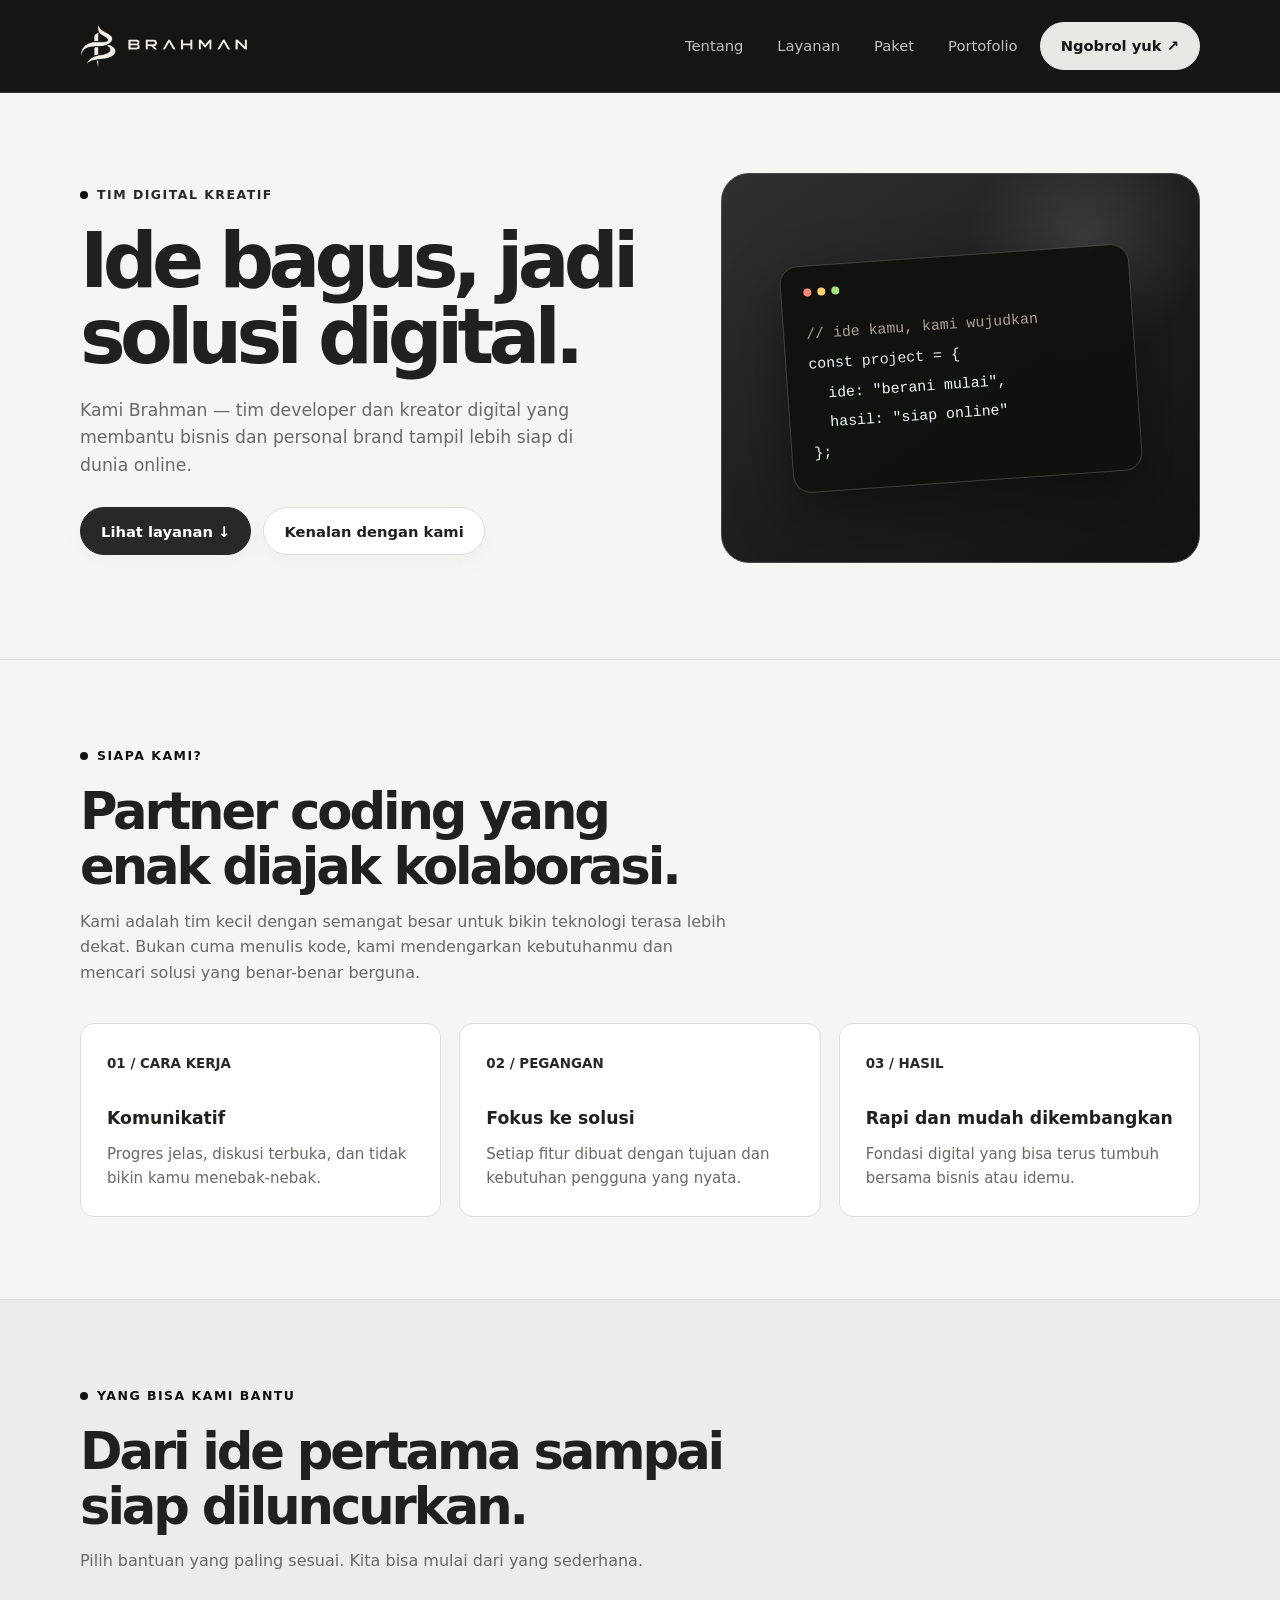
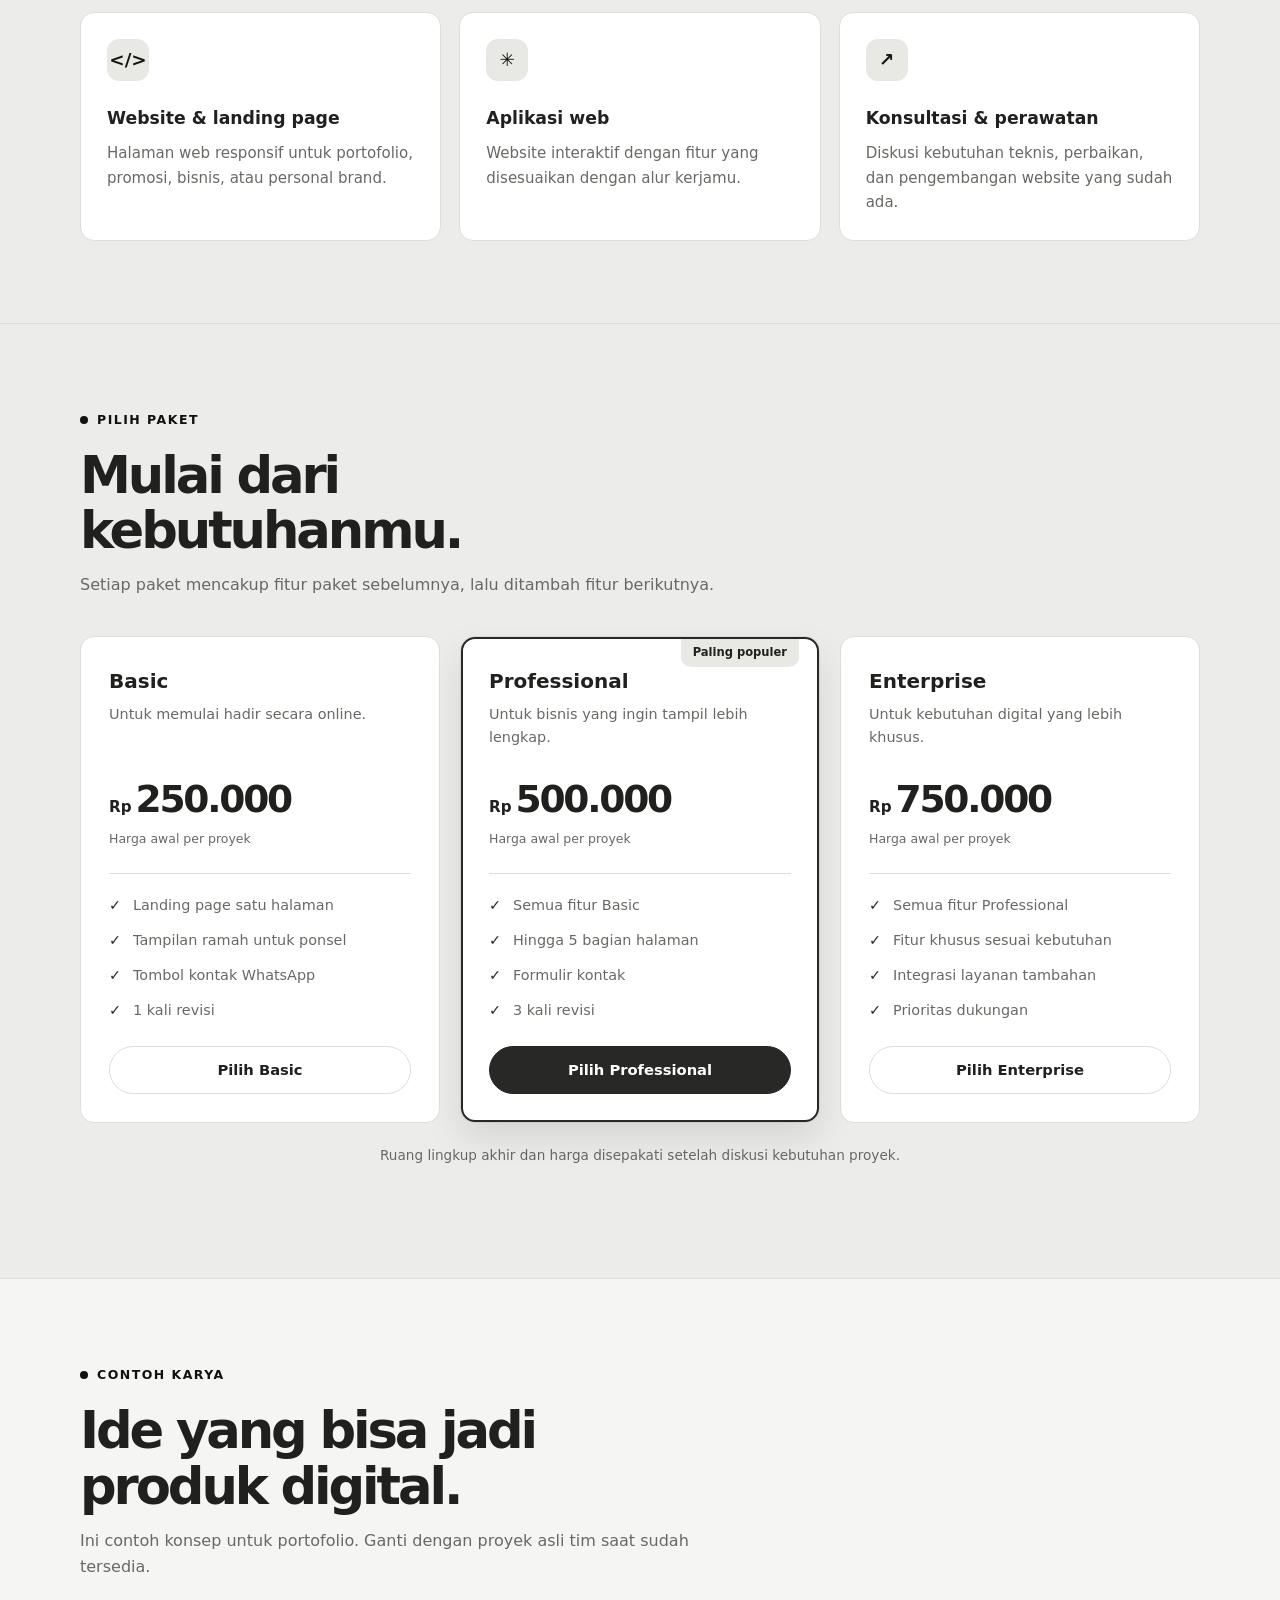
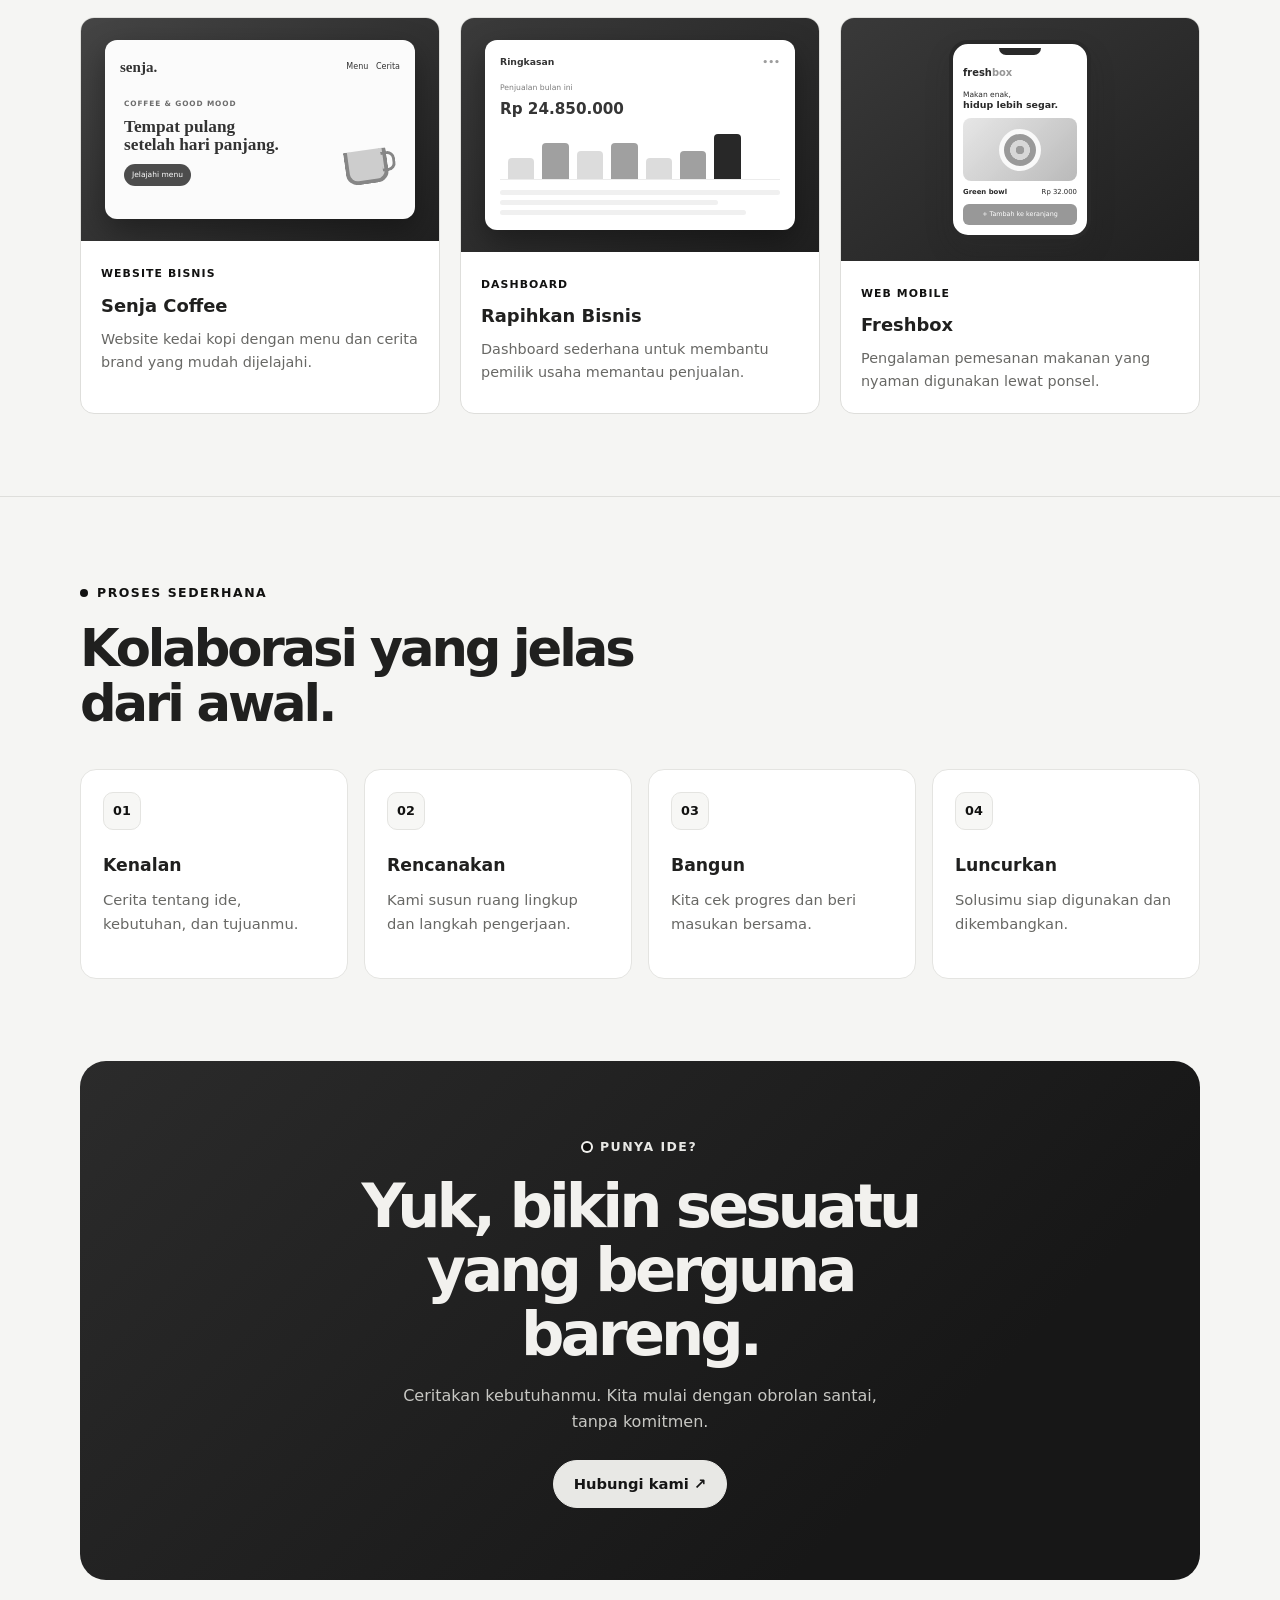
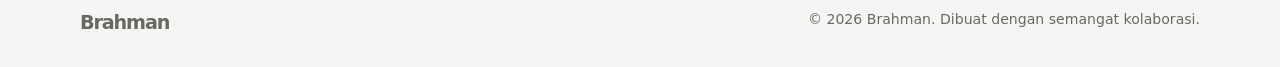
<file: HANNN/index.html>
<!doctype html>
<html lang="id">
  <head>
    <!-- Pengaturan dasar halaman: bahasa, ukuran layar, deskripsi, dan judul tab. -->
    <meta charset="utf-8">
    <meta name="viewport" content="width=device-width, initial-scale=1">
    <meta
      name="description"
      content="Kenalan dengan Brahman, tim kreatif yang membantu bisnis dan kreator membangun solusi digital."
    >
    <title>Brahman — Partner Digitalmu</title>
    <!-- Mengambil aturan tampilan dari file styles.css. -->
    <link rel="stylesheet" href="styles.css">
  </head>
  <body>
    <!-- Bagian paling atas halaman. Menu di sini mengarah ke bagian Tentang, Layanan, dan Kontak. -->
    <header class="site-header">
      <nav class="nav container" aria-label="Navigasi utama">
        <!-- Logo mengarah kembali ke bagian atas halaman. -->
        <a class="brand" href="#" aria-label="Brahman, beranda">
          <img class="brand-logo" src="Asset/brahman-logo-transparent.png" alt="Brahman">
        </a>
        <div class="nav-links">
          <!-- Tanda # mengarahkan pengunjung ke elemen dengan id yang sama. -->
          <a href="#tentang">Tentang</a>
          <a href="#layanan">Layanan</a>
          <a href="#paket">Paket</a>
          <a href="#portfolio">Portofolio</a>
          <a class="button" href="#kontak">Ngobrol yuk <span aria-hidden="true">&nbsp;↗</span></a>
        </div>
      </nav>
    </header>

    <!-- Semua bagian utama landing page diletakkan di dalam main. -->
    <main>
      <!-- Bagian pembuka memakai gambar sebagai latar, sementara jendela kode tetap di dalam bingkai. -->
      <section class="hero container" aria-labelledby="hero-title">
        <div>
          <p class="eyebrow">Tim digital kreatif</p>
          <h1 id="hero-title">Ide bagus, jadi <span>solusi digital.</span></h1>
          <!-- Paragraf singkat tentang siapa tim ini dan siapa yang dibantu. -->
          <p class="hero-copy">
            Kami Brahman — tim developer dan kreator digital yang membantu bisnis
            dan personal brand tampil lebih siap di dunia online.
          </p>
          <!-- Tombol ini menggulir halaman ke bagian yang dituju. -->
          <div class="button-row">
            <a class="button" href="#layanan">Lihat layanan <span aria-hidden="true">&nbsp;↓</span></a>
            <a class="button button-light" href="#tentang">Kenalan dengan kami</a>
          </div>
        </div>
        <!-- Ilustrasi kode di dalam bingkai, sebagai gambaran layanan digital tim. -->
        <div class="hero-card" aria-label="Ilustrasi jendela kode">
          <div class="code-window">
            <div class="window-dots" aria-hidden="true"><i></i><i></i><i></i></div>
            <code>
              <span class="code-comment">// ide kamu, kami wujudkan</span><br>
              const <span class="code-highlight">project</span> = {<br>
              &nbsp;&nbsp;ide: "berani mulai",<br>
              &nbsp;&nbsp;hasil: "siap online"<br>
              };
            </code>
          </div>
        </div>
      </section>

      <!-- id="tentang" adalah tujuan tautan #tentang di menu atas. -->
      <section class="section" id="tentang" aria-labelledby="about-title">
        <div class="container">
          <div class="section-heading">
            <p class="eyebrow">Siapa kami?</p>
            <h2 id="about-title">Partner coding yang enak diajak kolaborasi.</h2>
            <p>
              Kami adalah tim kecil dengan semangat besar untuk bikin teknologi
              terasa lebih dekat. Bukan cuma menulis kode, kami mendengarkan
              kebutuhanmu dan mencari solusi yang benar-benar berguna.
            </p>
          </div>
          <!-- Tiga kartu yang menjelaskan cara kerja dan prinsip tim. -->
          <div class="about-grid">
            <article class="info-card">
              <span class="number">01 / CARA KERJA</span>
              <h3>Komunikatif</h3>
              <p>Progres jelas, diskusi terbuka, dan tidak bikin kamu menebak-nebak.</p>
            </article>
            <article class="info-card">
              <span class="number">02 / PEGANGAN</span>
              <h3>Fokus ke solusi</h3>
              <p>Setiap fitur dibuat dengan tujuan dan kebutuhan pengguna yang nyata.</p>
            </article>
            <article class="info-card">
              <span class="number">03 / HASIL</span>
              <h3>Rapi dan mudah dikembangkan</h3>
              <p>Fondasi digital yang bisa terus tumbuh bersama bisnis atau idemu.</p>
            </article>
          </div>
        </div>
      </section>

      <!-- id="layanan" adalah tujuan tautan #layanan di menu atas. -->
      <section class="section services" id="layanan" aria-labelledby="services-title">
        <div class="container">
          <div class="section-heading">
            <p class="eyebrow">Yang bisa kami bantu</p>
            <h2 id="services-title">Dari ide pertama sampai siap diluncurkan.</h2>
            <p>Pilih bantuan yang paling sesuai. Kita bisa mulai dari yang sederhana.</p>
          </div>
          <!-- Setiap kartu di bawah ini menjelaskan satu jenis layanan. -->
          <div class="service-grid">
            <article class="info-card service-card">
              <span class="service-icon" aria-hidden="true">&lt;/&gt;</span>
              <h3>Website &amp; landing page</h3>
              <p>Halaman web responsif untuk portofolio, promosi, bisnis, atau personal brand.</p>
            </article>
            <article class="info-card service-card">
              <span class="service-icon" aria-hidden="true">✳</span>
              <h3>Aplikasi web</h3>
              <p>Website interaktif dengan fitur yang disesuaikan dengan alur kerjamu.</p>
            </article>
            <article class="info-card service-card">
              <span class="service-icon" aria-hidden="true">↗</span>
              <h3>Konsultasi &amp; perawatan</h3>
              <p>Diskusi kebutuhan teknis, perbaikan, dan pengembangan website yang sudah ada.</p>
            </article>
          </div>
        </div>
      </section>

      <!-- Bagian pilihan paket dan harga layanan. -->
      <section class="section pricing" id="paket" aria-labelledby="pricing-title">
        <div class="container">
          <div class="section-heading">
            <p class="eyebrow">Pilih paket</p>
            <h2 id="pricing-title">Mulai dari kebutuhanmu.</h2>
            <p>Setiap paket mencakup fitur paket sebelumnya, lalu ditambah fitur berikutnya.</p>
          </div>

          <div class="pricing-grid">
            <article class="pricing-card">
              <p class="plan-name">Basic</p>
              <p class="plan-description">Untuk memulai hadir secara online.</p>
              <p class="plan-price"><span>Rp</span>250.000</p>
              <p class="plan-note">Harga awal per proyek</p>
              <ul class="plan-features">
                <li>Landing page satu halaman</li>
                <li>Tampilan ramah untuk ponsel</li>
                <li>Tombol kontak WhatsApp</li>
                <li>1 kali revisi</li>
              </ul>
              <a class="button button-light plan-button" href="https://wa.me/6281234567890?text=Halo%2C%20saya%20tertarik%20paket%20Basic.">Pilih Basic</a>
            </article>

            <article class="pricing-card pricing-featured">
              <span class="popular-label">Paling populer</span>
              <p class="plan-name">Professional</p>
              <p class="plan-description">Untuk bisnis yang ingin tampil lebih lengkap.</p>
              <p class="plan-price"><span>Rp</span>500.000</p>
              <p class="plan-note">Harga awal per proyek</p>
              <ul class="plan-features">
                <li>Semua fitur Basic</li>
                <li>Hingga 5 bagian halaman</li>
                <li>Formulir kontak</li>
                <li>3 kali revisi</li>
              </ul>
              <a class="button plan-button" href="https://wa.me/6281234567890?text=Halo%2C%20saya%20tertarik%20paket%20Professional.">Pilih Professional</a>
            </article>

            <article class="pricing-card">
              <p class="plan-name">Enterprise</p>
              <p class="plan-description">Untuk kebutuhan digital yang lebih khusus.</p>
              <p class="plan-price"><span>Rp</span>750.000</p>
              <p class="plan-note">Harga awal per proyek</p>
              <ul class="plan-features">
                <li>Semua fitur Professional</li>
                <li>Fitur khusus sesuai kebutuhan</li>
                <li>Integrasi layanan tambahan</li>
                <li>Prioritas dukungan</li>
              </ul>
              <a class="button button-light plan-button" href="https://wa.me/6281234567890?text=Halo%2C%20saya%20tertarik%20paket%20Enterprise.">Pilih Enterprise</a>
            </article>
          </div>
          <p class="pricing-note">Ruang lingkup akhir dan harga disepakati setelah diskusi kebutuhan proyek.</p>
          <p class="pricing-feedback" id="pricing-feedback" aria-live="polite"></p>
        </div>
      </section>

      <!-- Contoh tampilan proyek untuk menunjukkan jenis pekerjaan yang bisa dibuat tim. -->
      <section class="section portfolio" id="portfolio" aria-labelledby="portfolio-title">
        <div class="container">
          <div class="section-heading">
            <p class="eyebrow">Contoh karya</p>
            <h2 id="portfolio-title">Ide yang bisa jadi produk digital.</h2>
            <p>Ini contoh konsep untuk portofolio. Ganti dengan proyek asli tim saat sudah tersedia.</p>
          </div>

          <!-- Setiap kartu berisi pratinjau desain dan ringkasan jenis proyek. -->
          <div class="portfolio-grid">
            <article class="portfolio-card">
              <div class="portfolio-preview preview-cafe" aria-hidden="true">
                <div class="project-window cafe-window">
                  <div class="project-topline"><strong>senja.</strong><span>Menu&nbsp;&nbsp; Cerita</span></div>
                  <div class="cafe-content">
                    <span class="project-label">COFFEE &amp; GOOD MOOD</span>
                    <strong>Tempat pulang<br>setelah hari panjang.</strong>
                    <span class="cafe-button">Jelajahi menu</span>
                    <span class="cafe-cup"></span>
                  </div>
                </div>
              </div>
              <div class="portfolio-info">
                <span class="project-type">WEBSITE BISNIS</span>
                <h3>Senja Coffee</h3>
                <p>Website kedai kopi dengan menu dan cerita brand yang mudah dijelajahi.</p>
              </div>
            </article>

            <article class="portfolio-card">
              <div class="portfolio-preview preview-dashboard" aria-hidden="true">
                <div class="project-window dashboard-window">
                  <div class="dashboard-title"><span>Ringkasan</span><span>•••</span></div>
                  <div class="dashboard-total">Penjualan bulan ini<strong>Rp 24.850.000</strong></div>
                  <div class="chart-bars"><i></i><i></i><i></i><i></i><i></i><i></i><i></i></div>
                  <div class="dashboard-rows"><i></i><i></i><i></i></div>
                </div>
              </div>
              <div class="portfolio-info">
                <span class="project-type">DASHBOARD</span>
                <h3>Rapihkan Bisnis</h3>
                <p>Dashboard sederhana untuk membantu pemilik usaha memantau penjualan.</p>
              </div>
            </article>

            <article class="portfolio-card">
              <div class="portfolio-preview preview-mobile" aria-hidden="true">
                <div class="phone-screen">
                  <div class="phone-notch"></div>
                  <div class="phone-brand">fresh<span>box</span></div>
                  <div class="phone-greeting">Makan enak,<br><strong>hidup lebih segar.</strong></div>
                  <div class="food-picture"><span></span></div>
                  <div class="food-caption"><strong>Green bowl</strong><span>Rp 32.000</span></div>
                  <div class="phone-add">+ Tambah ke keranjang</div>
                </div>
              </div>
              <div class="portfolio-info">
                <span class="project-type">WEB MOBILE</span>
                <h3>Freshbox</h3>
                <p>Pengalaman pemesanan makanan yang nyaman digunakan lewat ponsel.</p>
              </div>
            </article>
          </div>
        </div>
      </section>

      <!-- Urutan kerja dari obrolan awal sampai hasil siap digunakan. -->
      <section class="section process" aria-labelledby="process-title">
        <div class="container">
          <div class="section-heading">
            <p class="eyebrow">Proses sederhana</p>
            <h2 id="process-title">Kolaborasi yang jelas dari awal.</h2>
          </div>
          <!-- Angka menunjukkan urutan setiap tahap. -->
          <div class="process-grid">
            <article class="process-card info-card">
              <span class="number">01</span>
              <h3>Kenalan</h3>
              <p>Cerita tentang ide, kebutuhan, dan tujuanmu.</p>
            </article>
            <article class="process-card info-card">
              <span class="number">02</span>
              <h3>Rencanakan</h3>
              <p>Kami susun ruang lingkup dan langkah pengerjaan.</p>
            </article>
            <article class="process-card info-card">
              <span class="number">03</span>
              <h3>Bangun</h3>
              <p>Kita cek progres dan beri masukan bersama.</p>
            </article>
            <article class="process-card info-card">
              <span class="number">04</span>
              <h3>Luncurkan</h3>
              <p>Solusimu siap digunakan dan dikembangkan.</p>
            </article>
          </div>
        </div>
      </section>

      <!-- Bagian penutup yang mengajak pengunjung menghubungi tim. -->
      <section class="container" id="kontak" aria-labelledby="contact-title">
        <div class="contact">
          <p class="eyebrow">Punya ide?</p>
          <h2 id="contact-title">Yuk, bikin sesuatu yang berguna bareng.</h2>
          <p>Ceritakan kebutuhanmu. Kita mulai dengan obrolan santai, tanpa komitmen.</p>
          <!-- Ganti nomor contoh ini dengan nomor WhatsApp tim, termasuk kode negara. -->
          <a class="button" href="https://wa.me/6281234567890">Hubungi kami <span aria-hidden="true">&nbsp;↗</span></a>
        </div>
      </section>
    </main>

    <!-- Bagian paling bawah halaman: logo dan informasi hak cipta. -->
    <footer class="site-footer container">
      <a class="brand" href="#">Brahman</a>
      <span>© 2026 Brahman. Dibuat dengan semangat kolaborasi.</span>
    </footer>
    <!-- Mengambil interaksi dari script.js setelah isi halaman selesai dimuat. -->
    <script src="script.js" defer></script>
  </body>
</html>
</file>
<file: HANNN/styles.css>
/* Variabel warna dan setelan global yang dipakai di seluruh halaman. */
:root {
        color-scheme: light;
        --ink: #20201f;
        --muted: #686865;
        --paper: #f5f5f3;
        --accent: #282827;
        --accent-dark: #111110;
        --accent-light: #e8e8e5;
        --line: #dededb;
      }

      /* Mencegah padding dan border menambah ukuran elemen secara tak terduga. */
      * {
        box-sizing: border-box;
      }

      /* Mengaktifkan perpindahan halus saat tautan navigasi diklik. */
      html {
        scroll-behavior: smooth;
      }

      /* Gaya dasar teks, warna latar, dan tata letak halaman. */
      body {
        margin: 0;
        background: var(--paper);
        color: var(--ink);
        font-family: Inter, ui-sans-serif, system-ui, -apple-system, BlinkMacSystemFont, "Segoe UI", sans-serif;
        line-height: 1.6;
      }

      /* Menghilangkan gaya bawaan tautan agar mengikuti desain halaman. */
      a {
        color: inherit;
        text-decoration: none;
      }

      a:focus-visible {
        outline: 3px solid var(--accent);
        outline-offset: 4px;
      }

      /* Membatasi lebar konten dan meratakannya di tengah layar. */
      .container {
        width: min(1120px, calc(100% - 40px));
        margin-inline: auto;
      }

      /* Header, navigasi, logo, dan tombol utama. */
      .site-header {
        position: relative;
        z-index: 1;
        padding: 22px 0;
        border-bottom: 1px solid #30302e;
        background: #151514;
      }

      .nav {
        display: flex;
        align-items: center;
        justify-content: space-between;
        gap: 24px;
      }

      .brand {
        font-size: 1.2rem;
        font-weight: 850;
        letter-spacing: -0.06em;
      }

      .site-header .brand {
        color: #f2f1ee;
      }

      .brand-logo {
        display: block;
        width: 168px;
        height: auto;
      }

      .brand span {
        color: #e8e8e5;
      }

      .nav-links {
        display: flex;
        align-items: center;
        gap: 10px;
        color: #c1c1bd;
        font-size: 0.92rem;
      }

      .nav-links a:not(.button) {
        padding: 8px 12px;
        border-radius: 999px;
        transition: color 220ms ease, background-color 220ms ease, transform 220ms ease;
      }

      .nav-links a:not(.button):hover,
      .nav-links a:not(.button):focus-visible,
      .nav-links a:not(.button).nav-link-selected {
        background: rgba(232, 232, 229, 0.12);
        color: white;
        transform: translateY(-2px);
      }

      .nav-links a:not(.button):active {
        background: rgba(232, 232, 229, 0.2);
        transform: translateY(0) scale(0.97);
      }

      .button {
        display: inline-flex;
        align-items: center;
        justify-content: center;
        min-height: 48px;
        padding: 0 20px;
        border: 1px solid var(--accent);
        border-radius: 999px;
        background: var(--accent);
        color: white;
        font-size: 0.92rem;
        font-weight: 700;
        box-shadow: 0 8px 20px rgba(214, 212, 207, 0.12);
        transition: transform 160ms ease, background 160ms ease;
      }

      .site-header .button {
        border-color: #e8e8e5;
        background: #e8e8e5;
        color: #151515;
        box-shadow: none;
      }

      .site-header .button:hover {
        background: white;
      }

      .button:hover {
        transform: translateY(-2px);
        background: var(--accent-dark);
      }

      .button-light {
        border-color: var(--line);
        background: white;
        color: var(--ink);
      }

      .button-light:hover {
        background: #e8e8e5;
      }

      /* Tata letak bagian pembuka dan ilustrasi jendela kode. */
      .hero {
        display: grid;
        grid-template-columns: minmax(0, 1.1fr) minmax(0, 0.9fr);
        align-items: center;
        gap: clamp(32px, 5vw, 56px);
        min-height: 560px;
        padding: 80px 0 96px;
        color: var(--ink);
      }

      .hero .eyebrow {
        color: var(--accent);
      }

      .eyebrow {
        display: inline-flex;
        align-items: center;
        gap: 9px;
        margin: 0 0 18px;
        color: var(--accent-dark);
        font-size: 0.78rem;
        font-weight: 800;
        letter-spacing: 0.12em;
        text-transform: uppercase;
      }

      .eyebrow::before {
        width: 8px;
        height: 8px;
        border-radius: 50%;
        background: #111110;
        content: "";
      }

      h1,
      h2,
      p {
        margin-top: 0;
      }

      h1 {
        max-width: 680px;
        margin-bottom: 22px;
        font-size: clamp(2.8rem, 6vw, 5.2rem);
        line-height: 0.99;
        letter-spacing: -0.075em;
      }

      h1 span {
        color: var(--ink);
      }

      .hero-copy {
        max-width: 540px;
        margin-bottom: 28px;
        color: var(--muted);
        font-size: 1.08rem;
      }

      .button-row {
        display: flex;
        flex-wrap: wrap;
        gap: 12px;
      }

      .hero-card {
        display: grid;
        min-width: 0;
        min-height: 390px;
        place-items: center;
        overflow: hidden;
        border: 1px solid #454545;
        border-radius: 28px;
        background:
          radial-gradient(circle at 76% 18%, rgba(255, 255, 255, 0.12), transparent 24%),
          linear-gradient(145deg, #303030, #1d1d1d 55%, #121212);
      }

      .code-window {
        width: min(82%, 350px);
        padding: 22px;
        border: 1px solid rgba(255, 255, 255, 0.18);
        border-radius: 18px;
        background: rgba(17, 17, 16, 0.97);
        box-shadow: 0 24px 60px rgba(0, 0, 0, 0.38);
        color: #effaff;
        transform: rotate(-4deg);
      }

      .window-dots {
        display: flex;
        gap: 6px;
        margin-bottom: 24px;
      }

      .window-dots i {
        width: 8px;
        height: 8px;
        border-radius: 50%;
        background: #ff887b;
      }

      .window-dots i:nth-child(2) {
        background: #ffd36d;
      }

      .window-dots i:nth-child(3) {
        background: #a4e47a;
      }

      .code-window code {
        display: block;
        font-family: "Cascadia Code", "SFMono-Regular", Consolas, monospace;
        font-size: 0.93rem;
        line-height: 2;
        animation: code-text-float 2.2s ease-in-out infinite;
      }

      @keyframes code-text-float {
        0%,
        100% {
          transform: translateY(0);
        }
        50% {
          transform: translateY(-6px);
        }
      }

      .code-comment {
        color: #aaa194;
      }

      .code-highlight {
        color: var(--accent-light);
      }

      /* Jarak, heading, dan kartu yang digunakan pada bagian konten. */
      .section {
        padding: 82px 0;
        border-top: 1px solid var(--line);
      }

      .section-heading {
        max-width: 650px;
        margin-bottom: 38px;
      }

      .section-heading h2 {
        margin-bottom: 14px;
        font-size: clamp(2rem, 4vw, 3.2rem);
        line-height: 1.08;
        letter-spacing: -0.06em;
      }

      .section-heading > p:last-child {
        margin-bottom: 0;
        color: var(--muted);
      }

      .about-grid,
      .service-grid,
      .process-grid {
        display: grid;
        grid-template-columns: repeat(3, 1fr);
        gap: 18px;
      }

      .info-card {
        padding: 26px;
        border: 1px solid var(--line);
        border-radius: 14px;
        background: white;
      }

      .info-card .number {
        display: inline-block;
        margin-bottom: 30px;
        color: var(--accent);
        font-size: 0.84rem;
        font-weight: 800;
      }

      .info-card h3 {
        margin: 0 0 9px;
        font-size: 1.08rem;
      }

      .info-card p {
        margin: 0;
        color: var(--muted);
        font-size: 0.94rem;
      }

      /* Tampilan khusus daftar layanan. */
      .services {
        background: #ececea;
      }

      .service-card {
        min-height: 220px;
      }

      .service-icon {
        display: grid;
        width: 42px;
        height: 42px;
        margin-bottom: 24px;
        place-items: center;
        border-radius: 12px;
        background: var(--accent-light);
        color: #151515;
        font-size: 1.15rem;
        font-weight: 800;
      }

      /* Menampilkan pilihan paket, harga, fitur, dan tombol pemesanan. */
      .pricing {
        background: #ececea;
      }

      .pricing-grid {
        position: relative;
        display: grid;
        grid-template-columns: repeat(3, minmax(0, 1fr));
        align-items: stretch;
        gap: 20px;
      }

      .pricing-card {
        position: relative;
        display: flex;
        flex-direction: column;
        padding: 28px;
        border: 1px solid var(--line);
        border-radius: 14px;
        background: white;
      }

      .pricing-grid.has-selection-indicator .pricing-card::after {
        position: absolute;
        z-index: 1;
        inset: 0;
        border: 2px solid var(--accent);
        border-radius: inherit;
        box-shadow: 0 16px 36px rgba(0, 0, 0, 0.1);
        content: "";
        opacity: 0;
        pointer-events: none;
        transition: opacity 700ms cubic-bezier(0.4, 0, 0.2, 1);
      }

      .pricing-grid.has-selection-indicator .pricing-card.package-active::after {
        opacity: 1;
      }

      .pricing-featured {
        border: 2px solid var(--accent);
        box-shadow: 0 16px 36px rgba(0, 0, 0, 0.1);
      }

      .pricing-grid.has-selection-indicator .pricing-featured {
        border: 1px solid var(--line);
        box-shadow: none;
      }

      .pricing-grid.has-selection-indicator .plan-button {
        border-color: var(--line);
        background: white;
        color: var(--ink);
        box-shadow: none;
        transition:
          color 320ms ease,
          background-color 320ms ease,
          border-color 320ms ease;
      }

      .pricing-grid.has-selection-indicator .pricing-card.package-active .plan-button {
        border-color: var(--accent);
        background: var(--accent);
        color: white;
      }

      .popular-label {
        position: absolute;
        top: 0;
        right: 20px;
        padding: 6px 12px;
        border-radius: 0 0 10px 10px;
        background: var(--accent-light);
        color: var(--ink);
        font-size: 0.72rem;
        font-weight: 800;
      }

      .plan-name {
        margin: 0 0 6px;
        font-size: 1.25rem;
        font-weight: 800;
      }

      .plan-description {
        min-height: 48px;
        margin: 0 0 18px;
        color: var(--muted);
        font-size: 0.9rem;
      }

      .plan-price {
        margin: 0;
        font-size: clamp(1.8rem, 3vw, 2.35rem);
        font-weight: 850;
        letter-spacing: -0.06em;
      }

      .plan-price span {
        margin-right: 4px;
        font-size: 0.95rem;
        font-weight: 700;
        letter-spacing: 0;
      }

      .plan-note {
        margin: 0;
        color: var(--muted);
        font-size: 0.78rem;
      }

      .plan-features {
        display: grid;
        gap: 12px;
        margin: 24px 0;
        padding: 20px 0 0;
        border-top: 1px solid var(--line);
        list-style: none;
      }

      .plan-features li {
        position: relative;
        padding-left: 24px;
        color: var(--muted);
        font-size: 0.9rem;
      }

      .plan-features li::before {
        position: absolute;
        left: 0;
        color: var(--accent);
        font-weight: 800;
        content: "✓";
      }

      .plan-button {
        width: 100%;
        margin-top: auto;
      }

      .plan-button[aria-disabled="true"] {
        cursor: wait;
        opacity: 0.8;
      }

      .pricing-note {
        margin: 22px 0 0;
        color: var(--muted);
        font-size: 0.85rem;
        text-align: center;
      }

      .pricing-feedback {
        min-height: 1.5em;
        margin: 8px 0 0;
        color: var(--accent-light);
        font-size: 0.9rem;
        font-weight: 700;
        text-align: center;
      }

      @media (prefers-reduced-motion: reduce) {
        html {
          scroll-behavior: auto;
        }

        .code-window code {
          animation: none;
        }

        .pricing-grid.has-selection-indicator .pricing-card::after,
        .pricing-grid.has-selection-indicator .plan-button {
          transition: none;
        }

        .nav-links a:not(.button) {
          transition: none;
        }
      }

      /* Mengatur kartu portofolio dan pratinjau proyek tanpa gambar dari luar. */
      .portfolio {
        background: var(--paper);
      }

      .portfolio-grid {
        display: grid;
        grid-template-columns: repeat(3, minmax(0, 1fr));
        gap: 20px;
      }

      .portfolio-card {
        overflow: hidden;
        border: 1px solid var(--line);
        border-radius: 14px;
        background: white;
      }

      .portfolio-preview {
        display: grid;
        min-height: 220px;
        padding: 22px;
        place-items: center;
        overflow: hidden;
      }

      .preview-cafe {
        background: linear-gradient(145deg, #454545, #202020);
      }

      .preview-dashboard {
        background: linear-gradient(145deg, #3b3b3b, #1f1f1f);
      }

      .preview-mobile {
        background: linear-gradient(145deg, #393939, #202020);
      }

      .portfolio-preview {
        filter: grayscale(1);
      }

      .project-window {
        width: 100%;
        max-width: 310px;
        overflow: hidden;
        border: 1px solid rgba(255, 255, 255, 0.12);
        border-radius: 12px;
        box-shadow: 0 12px 30px rgba(0, 0, 0, 0.36);
      }

      .cafe-window {
        padding: 14px;
        background: #fffaf3;
        color: #472e24;
      }

      .project-topline,
      .dashboard-title,
      .food-caption {
        display: flex;
        align-items: center;
        justify-content: space-between;
      }

      .project-topline strong {
        font-family: Georgia, serif;
        font-size: 0.94rem;
      }

      .project-topline span {
        font-size: 0.5rem;
      }

      .cafe-content {
        position: relative;
        display: flex;
        min-height: 125px;
        flex-direction: column;
        align-items: flex-start;
        justify-content: center;
        padding: 12px 4px;
      }

      .project-label {
        margin-bottom: 8px;
        color: #9c6244;
        font-size: 0.46rem;
        font-weight: 800;
        letter-spacing: 0.12em;
      }

      .cafe-content > strong {
        font-family: Georgia, serif;
        font-size: 1.08rem;
        line-height: 1.05;
      }

      .cafe-button {
        margin-top: 10px;
        padding: 5px 8px;
        border-radius: 999px;
        background: #6a4635;
        color: white;
        font-size: 0.47rem;
      }

      .cafe-cup {
        position: absolute;
        right: 12px;
        bottom: 20px;
        width: 43px;
        height: 34px;
        border: 4px solid #c17a4f;
        border-top: 0;
        border-radius: 0 0 12px 12px;
        background: #f0c89d;
        transform: rotate(-8deg);
      }

      .cafe-cup::after {
        position: absolute;
        top: 4px;
        right: -12px;
        width: 11px;
        height: 14px;
        border: 3px solid #c17a4f;
        border-left: 0;
        border-radius: 0 8px 8px 0;
        content: "";
      }

      .dashboard-window {
        padding: 14px;
        background: white;
        color: #243b32;
      }

      .dashboard-title {
        margin-bottom: 12px;
        font-size: 0.58rem;
        font-weight: 700;
      }

      .dashboard-title span:last-child {
        color: #8ca399;
      }

      .dashboard-total {
        display: flex;
        flex-direction: column;
        gap: 3px;
        color: #718078;
        font-size: 0.48rem;
      }

      .dashboard-total strong {
        color: #243b32;
        font-size: 0.95rem;
      }

      .chart-bars {
        display: flex;
        height: 48px;
        align-items: flex-end;
        gap: 8px;
        margin: 10px 0;
        padding: 0 8px;
        border-bottom: 1px solid #e8eee9;
      }

      .chart-bars i {
        width: 10%;
        height: 45%;
        border-radius: 4px 4px 0 0;
        background: #b8e4f9;
      }

      .chart-bars i:nth-child(2n) {
        height: 75%;
        background: #35b8ef;
      }

      .chart-bars i:nth-child(3n) {
        height: 58%;
      }

      .chart-bars i:last-child {
        height: 95%;
        background: var(--accent);
      }

      .dashboard-rows {
        display: grid;
        gap: 5px;
      }

      .dashboard-rows i {
        width: 100%;
        height: 5px;
        border-radius: 99px;
        background: #edf1ee;
      }

      .dashboard-rows i:nth-child(2) {
        width: 78%;
      }

      .dashboard-rows i:nth-child(3) {
        width: 88%;
      }

      .phone-screen {
        width: 142px;
        padding: 13px 10px 10px;
        border: 4px solid #302444;
        border-radius: 19px;
        background: white;
        color: #302444;
        box-shadow: 0 12px 24px rgba(48, 36, 68, 0.18);
      }

      .phone-notch {
        width: 42px;
        height: 7px;
        margin: -9px auto 10px;
        border-radius: 0 0 8px 8px;
        background: #302444;
      }

      .phone-brand {
        font-size: 0.62rem;
        font-weight: 850;
      }

      .phone-brand span {
        color: #74a943;
      }

      .phone-greeting {
        margin: 9px 0 7px;
        font-size: 0.47rem;
        line-height: 1.25;
      }

      .phone-greeting strong {
        font-size: 0.59rem;
      }

      .food-picture {
        display: grid;
        height: 63px;
        place-items: center;
        border-radius: 8px;
        background: linear-gradient(135deg, #d8efbe, #9dc87c);
      }

      .food-picture span {
        width: 42px;
        height: 42px;
        border: 5px solid #fff9e9;
        border-radius: 50%;
        background: radial-gradient(circle, #e98a58 0 18%, #f2d879 20% 43%, #76a966 45%);
      }

      .food-caption {
        margin: 6px 0;
        font-size: 0.43rem;
      }

      .phone-add {
        padding: 5px;
        border-radius: 6px;
        background: #7aa84c;
        color: white;
        font-size: 0.4rem;
        text-align: center;
      }

      .portfolio-info {
        padding: 18px 20px 20px;
      }

      .project-type {
        color: var(--accent-dark);
        font-size: 0.68rem;
        font-weight: 800;
        letter-spacing: 0.1em;
      }

      .portfolio-info h3 {
        margin: 7px 0;
        font-size: 1.12rem;
      }

      .portfolio-info p {
        margin: 0;
        color: var(--muted);
        font-size: 0.9rem;
      }

      /* Tata letak langkah kerja tim dan bagian ajakan kontak. */
      .process-grid {
        grid-template-columns: repeat(4, 1fr);
        gap: 16px;
      }

      .process-card {
        min-height: 210px;
        padding: 22px;
        border: 1px solid #e4e4e1;
        border-radius: 16px;
        background: white;
        transition: transform 180ms ease, border-color 180ms ease, box-shadow 180ms ease;
      }

      .process-card .number {
        display: grid;
        width: 38px;
        height: 38px;
        margin: 0 0 22px;
        place-items: center;
        border: 1px solid #e4e4e1;
        border-radius: 10px;
        background: #f7f7f5;
        color: #111110;
        font-size: 0.8rem;
        font-weight: 800;
      }

      .process-card h3 {
        margin: 0 0 8px;
        font-size: 1.08rem;
      }

      .process-card p {
        margin: 0;
        color: var(--muted);
        font-size: 0.92rem;
        line-height: 1.65;
      }

      .process-card:hover {
        transform: translateY(-3px);
        border-color: #c9c9c5;
        box-shadow: 0 10px 24px rgba(0, 0, 0, 0.06);
      }

      @media (prefers-reduced-motion: reduce) {
        .process-card {
          transition: none;
        }

        .process-card:hover {
          transform: none;
        }
      }

      .contact {
        padding: 72px 0;
        border-radius: 26px;
        background: linear-gradient(135deg, #2b2b2b, #171717 75%);
        color: #f2f1ee;
        text-align: center;
      }

      .contact .eyebrow {
        color: var(--accent-light);
      }

      .contact .eyebrow::before {
        box-shadow: 0 0 0 2px #f2f1ee;
      }

      .contact h2 {
        max-width: 650px;
        margin: 0 auto 16px;
        color: #f2f1ee;
        font-size: clamp(2.2rem, 5vw, 3.8rem);
        line-height: 1.05;
        letter-spacing: -0.065em;
      }

      .contact p:not(.eyebrow) {
        max-width: 520px;
        margin: 0 auto 26px;
        color: #c7c7c3;
      }

      .contact .button {
        border-color: var(--accent-light);
        background: var(--accent-light);
        color: #151515;
        box-shadow: none;
      }

      .contact .button:hover {
        background: white;
      }

      /* Footer serta penyesuaian tata letak untuk layar kecil. */
      .site-footer {
        display: flex;
        justify-content: space-between;
        gap: 20px;
        padding: 28px 0;
        color: var(--muted);
        font-size: 0.88rem;
      }

      @media (max-width: 760px) {
        .nav-links {
          gap: 16px;
        }

        .nav-links a:not(.button) {
          display: none;
        }

        .hero {
          grid-template-columns: 1fr;
          gap: 42px;
          min-height: 0;
          padding: 54px 0 68px;
        }

        .hero-card {
          min-height: 310px;
        }

        .about-grid,
        .service-grid {
          grid-template-columns: 1fr;
        }

        .pricing-grid {
          grid-template-columns: 1fr;
          max-width: 520px;
          margin-inline: auto;
        }

        .portfolio-grid {
          grid-template-columns: repeat(2, minmax(0, 1fr));
        }

        .info-card {
          min-height: auto;
        }

        .process-grid {
          grid-template-columns: repeat(2, 1fr);
        }

        .section {
          padding: 64px 0;
        }
      }

      @media (max-width: 460px) {
        .container {
          width: min(100% - 28px, 1120px);
        }

        .brand {
          font-size: 1.08rem;
        }

        .brand-logo {
          width: 142px;
        }

        .nav .button {
          min-height: 42px;
          padding-inline: 14px;
          font-size: 0.82rem;
        }

        h1 {
          font-size: 3rem;
        }

        .process-grid {
          grid-template-columns: 1fr;
        }

        .portfolio-grid {
          grid-template-columns: 1fr;
        }

        .site-footer {
          flex-direction: column;
          gap: 4px;
        }
      }
</file>
